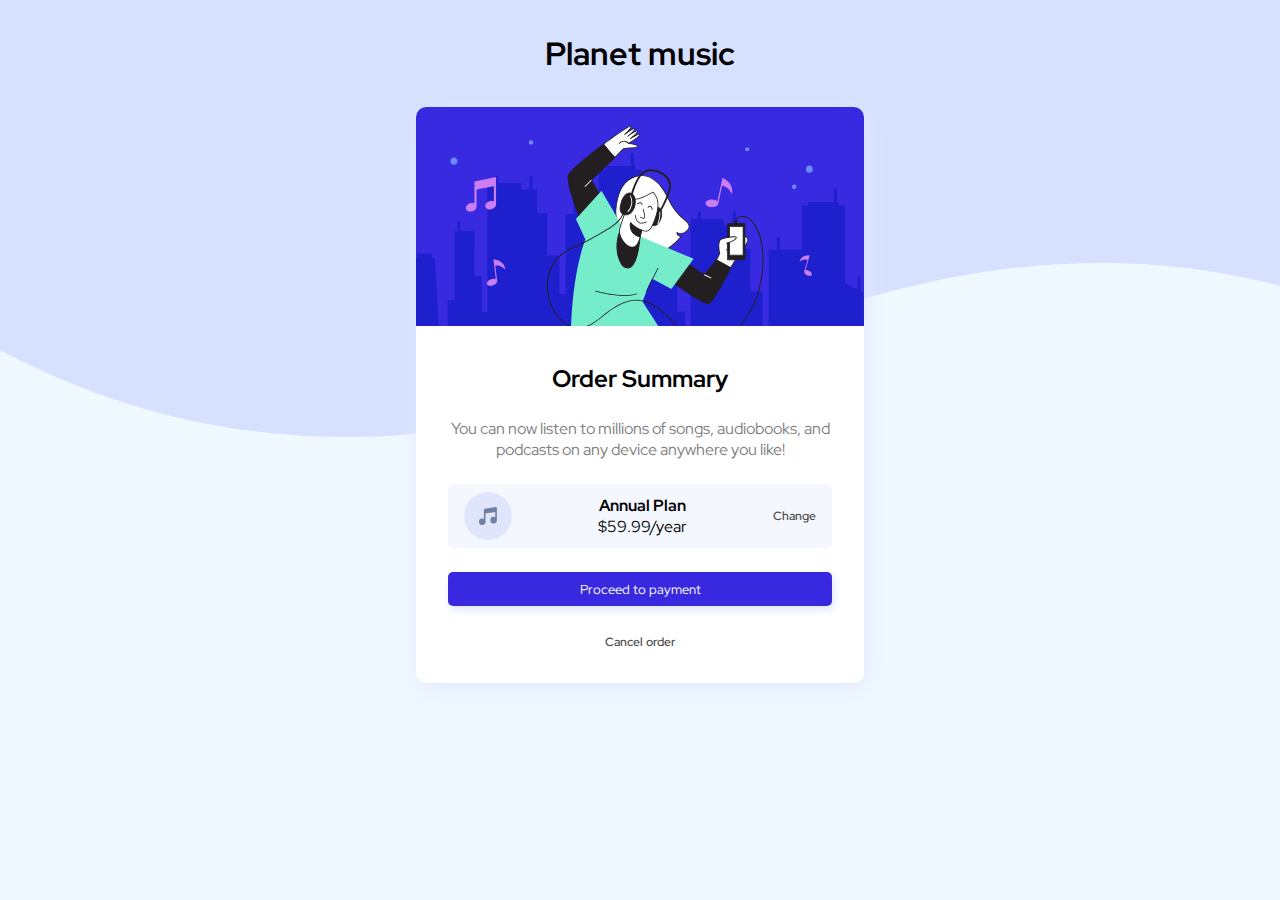
<file: basic/index.html>
<!DOCTYPE html>
<html lang="en">
  <head>
    <meta charset="UTF-8" />
    <meta http-equiv="X-UA-Compatible" content="IE=edge" />
    <meta name="viewport" content="width=device-width, initial-scale=1.0" />
    <title>My title</title>
    <link rel="preconnect" href="https://fonts.googleapis.com" />
    <link rel="preconnect" href="https://fonts.gstatic.com" crossorigin />
    <link
      href="https://fonts.googleapis.com/css2?family=Red+Hat+Display:wght@500;600;700;900&display=swap"
      rel="stylesheet"
    />
    <link rel="stylesheet" href="style.css" />
  </head>
  <body>
    <section>
      <header>
        <h1 id="title">Planet music</h1>
      </header>
      <main>
        <div id="card">
          <!-- Falta agregar el source de la imagen en los atributos-->
          <img
            src="./assets/illustration-hero.svg"
            alt="Person who is listening music"
          />
          <div id="container">
            <h2 class="mb">Order Summary</h2>
            <p class="description mb">
              You can now listen to millions of songs, audiobooks, and podcasts
              on any device anywhere you like!
            </p>
            <div class="details mb">
              <img src="./assets/icon-music.svg" alt="music" />
              <div>
                <strong> Annual Plan </strong>
                <p>$59.99/year</p>
              </div>
              <a href="#container" class="link">Change</a>
            </div>
            <button>Proceed to payment</button>
            <a href="https://www.pokemon.com/us/" target="_blank" class="link"
              >Cancel order</a
            >
          </div>
        </div>
      </main>
    </section>
  </body>
</html>
</file>
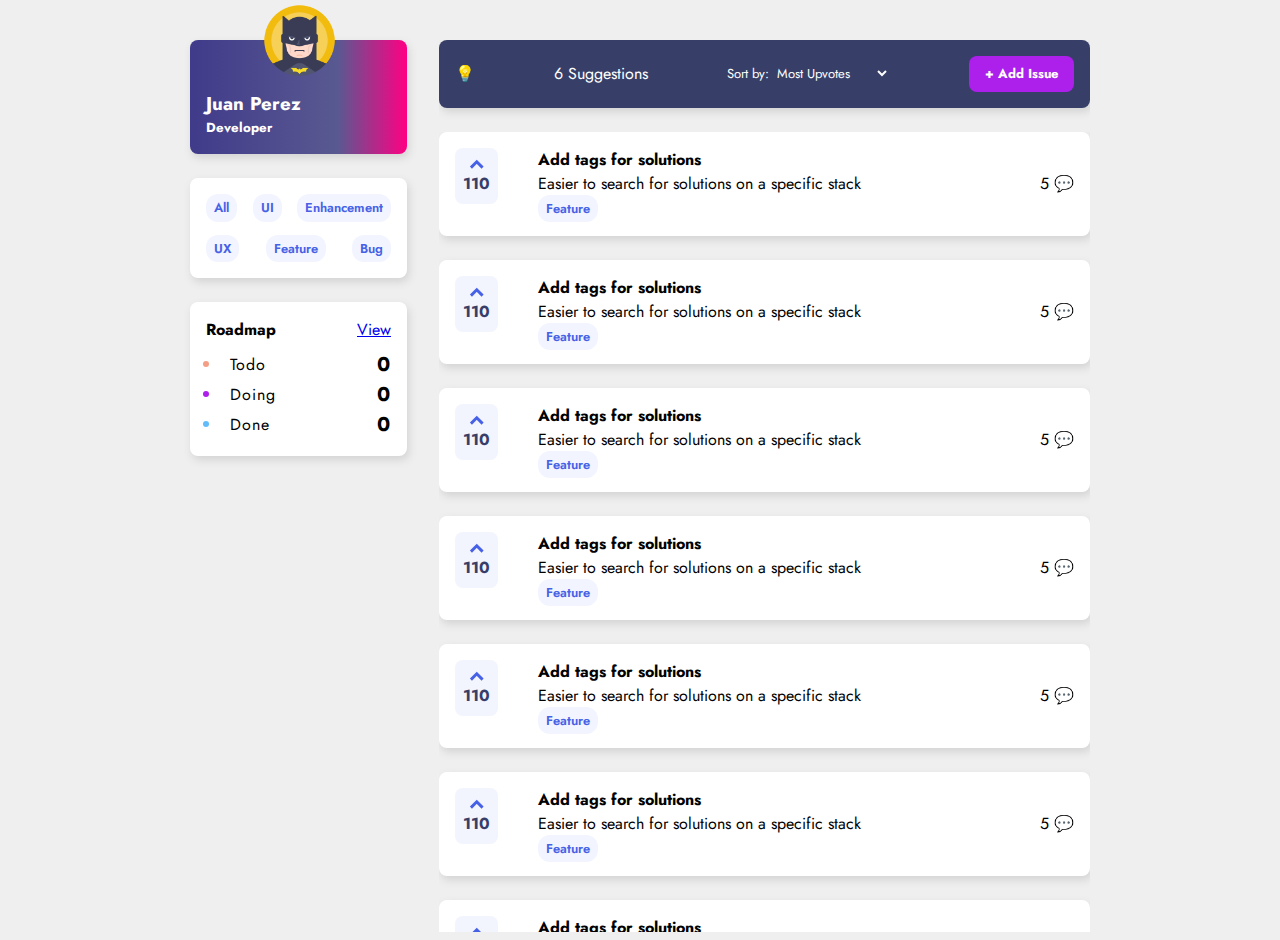
<file: intermediate/index.html>
<!DOCTYPE html>
<html lang="en">

<head>
  <meta charset="UTF-8">
  <meta http-equiv="X-UA-Compatible" content="IE=edge">
  <meta name="viewport" content="width=device-width, initial-scale=1.0">
  <link rel="shortcut icon" href="./assets/favicon.ico" type="image/x-icon">
  <!-- FONT FAMILY-->
  <link rel="preconnect" href="https://fonts.googleapis.com">
  <link rel="preconnect" href="https://fonts.gstatic.com" crossorigin>
  <link href="https://fonts.googleapis.com/css2?family=Jost:wght@300;400;500;600;700&display=swap" rel="stylesheet">
  <link rel="stylesheet" href="home.css">
  <title>Awesome web page</title>
  <!-- SCRIPTS -->
  <script src="./assets/home.js"></script>
</head>

<body class="container home-layout">
  <!-- PAGE HEADER-->
  <header class="home-layout-header">
    <!-- PROFILE BOX -->
    <aside id="profile-box" class="box">
      <img src="./assets/avatar4.png" alt="avatar">
      <h3>Juan Perez</h3>
      <h5>Developer</h5>
    </aside>
    <!-- TAGS BOX -->
    <aside class="box" id="tag-box">
      <span class="tag">All</span>
    </aside>
    <!-- ROAD MAP BOX-->
    <aside class="box" id="roadmap-box">
      <nav class="flex-row-spb-center ">
        <h4>Roadmap</h4>
        <a href="./roadmap.html">View</a>
      </nav>
      <ul>
        <li>
          <div class="flex-row-spb-center ">Todo <span>0</span></div>
        </li>
        <li>
          <div class="flex-row-spb-center ">Doing <span>0</span></div>
        </li>
        <li>
          <div class="flex-row-spb-center ">Done <span>0</span></div>
        </li>
      </ul>
    </aside>
  </header>
  <!-- MAIN CONTENT -->
  <main class="home-layout-content">
    <!-- ISSUES NAV -->
    <nav class="box flex-row-spb-center issues-nav-header">
      <span>💡</span>
      <span>6 Suggestions</span>
      <label for="category" class="text-sm">
        Sort by:
        <select name="category" id="category">
          <option value="0">Most Upvotes</option>
          <option value="1">Most Recent</option>
          <option value="2">Most Commented</option>
        </select>
      </label>
      <a href="./new-issue.html" class="button button-primary text-sm">+ Add Issue</a>
    </nav>
    <!-- ISSUES LIST-->
    <section class="issues-list-container ">
      <article class="box issue">
        <span class="votes-tile">
          <img src="./assets/up-arrow.svg" alt="up">
          <span>110</span>
        </span>
        <div>
          <h4>Add tags for solutions</h4>
          <p>Easier to search for solutions on a specific stack</p>
          <span class="tag">Feature</span>
        </div>
        <span class="comments">5 💬</span>
      </article>
    </section>
  </main>
</body>

</html>
</file>
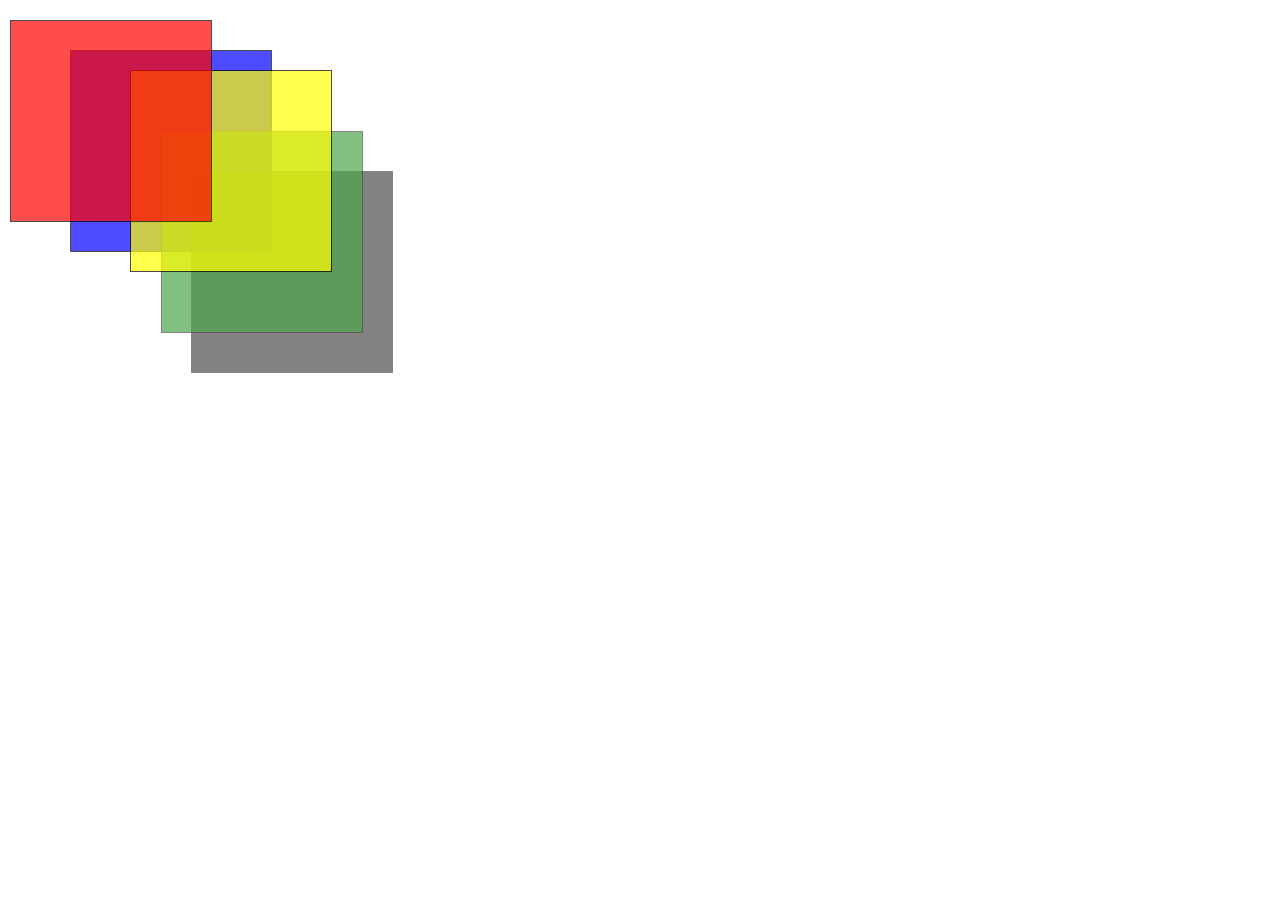
<file: stacking-context/index.html>
<!DOCTYPE html>
<html>

<head>
  <style>
    .box {
      width: 200px;
      height: 200px;
      border: 1px solid black;
      opacity: 0.7;
      position: absolute;
    }

    .one {
      background-color: red;
      z-index: 5;
      top: 20px;
      left: 10px;
    }

    .two {
      background-color: blue;
      z-index: 1;
      top: 50px;
      left: 70px;
    }

    .three {
      background-color: yellow;
      z-index: 2;
      top: 70px;
      left: 130px;
    }

    .four {
      background-color: green;
      top: 80px;
      left: 90px;
      z-index: 11;
    }

    .five {
      background-color: black;
      top: 120px;
      left: 120px;
      z-index: 10;
    }
  </style>
</head>

<body>
  <div class="box one"></div>
  <div class="box two">
    <div class="box four"> </div>
    <div class="box five"> </div>
  </div>
  <div class="box three"></div>
</body>

</html>
</file>
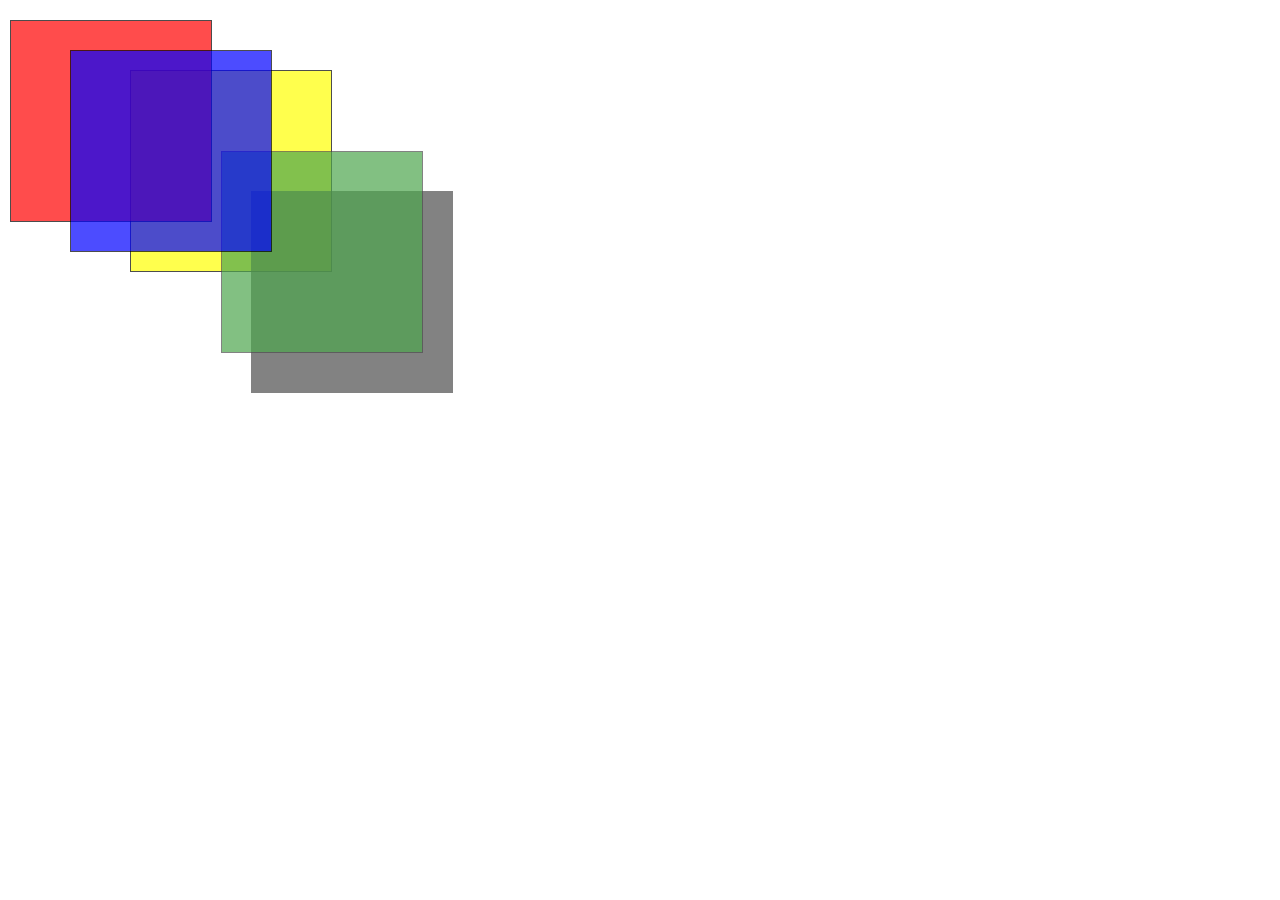
<file: stacking/index.html>
<!DOCTYPE html>
<html>

<head>
  <style>
    .box {
      width: 200px;
      height: 200px;
      border: 1px solid black;
      opacity: 0.7;
      position: absolute;
    }

    .one {
      background-color: red;
      z-index: 3;
      top: 20px;
      left: 10px;
    }

    .two {
      background-color: blue;
      z-index: 4;
      top: 50px;
      left: 70px;
    }

    .three {
      background-color: yellow;
      z-index: 1;
      top: 70px;
      left: 130px;
    }

    .four {
      background-color: green;
      top: 80px;
      left: 90px;
      z-index: 9999;
    }

    .five {
      background-color: black;
      top: 120px;
      left: 120px;
      z-index: 10;
    }
  </style>
</head>

<body>

  <div class="box one">
  </div>
  <div class="box two">
  </div>
  <div class="box three">
    <div class="box four"></div>
    <div class="box five"></div>
  </div>

</body>

</html>
</file>
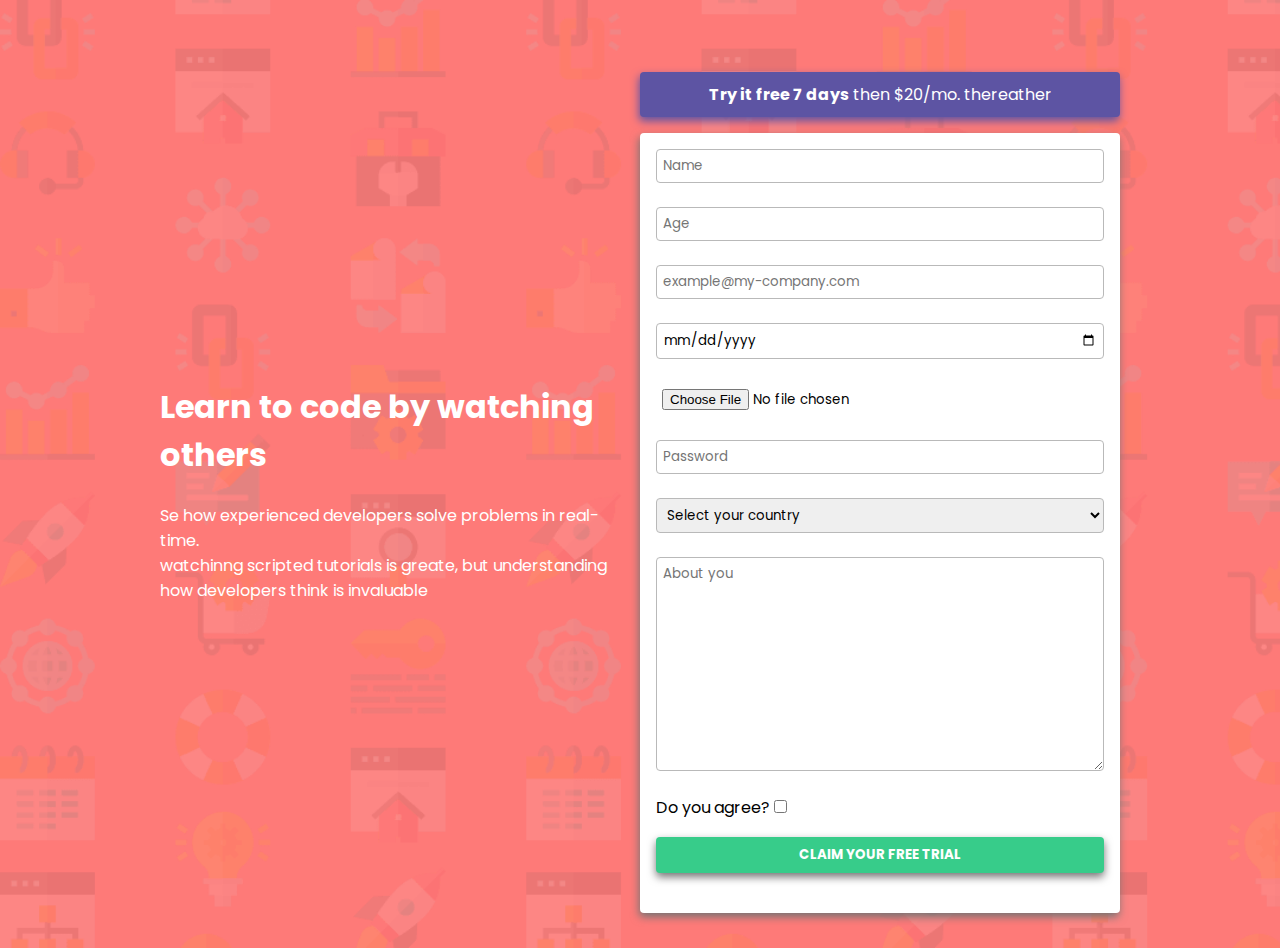
<file: basic++/form/index.html>
<!DOCTYPE html>
<html lang="en">

<head>
  <meta charset="UTF-8" />
  <meta http-equiv="X-UA-Compatible" content="IE=edge" />
  <meta name="viewport" content="width=device-width, initial-scale=1.0" />
  <link rel="preconnect" href="https://fonts.googleapis.com" />
  <link rel="preconnect" href="https://fonts.gstatic.com" crossorigin />
  <link href="https://fonts.googleapis.com/css2?family=Poppins:wght@400;700&display=swap" rel="stylesheet" />
  <link rel="stylesheet" href="style.css">
  <title>Form</title>
</head>

<body>
  <main>
    <aside>
      <h1>Learn to code by watching others</h1>
      <p>Se how experienced developers solve problems in real-time.</p>
      <p>
        watchinng scripted tutorials is greate, but understanding how
        developers think is invaluable
      </p>
    </aside>
    <section>
      <p class="callout">
        <strong>Try it free 7 days</strong> then $20/mo. thereather
      </p>
      <form action="http://any-url.com/register.php" method="POST">
        <input type="text" name="name" id="name" placeholder="Name" required>
        <input type="number" name="age" id="age" step="1" max="99" min="18" placeholder="Age" required>
        <input type="email" name="email" id="email" placeholder="example@my-company.com" required>
        <input type="date" name="birthday" id="birthday">
        <input type="file" name="avatar" id="avatar">
        <input type="password" name="password" id="password" placeholder="Password">
        <select name="country" id="country">
          <option value="">Select your country</option>
          <option value="MX">Mexico</option>
          <option value="US">United States</option>
          <option value="JP">Japan</option>
        </select>
        <textarea name="brief" id="brief" cols="30" rows="10" placeholder="About you"></textarea>
        <label for="agree">
          Do you agree?
          <input type="checkbox" name="agree" id="agree">
        </label>
        <input type="submit" value="Claim your free trial">
      </form>
    </section>
  </main>
</body>

</html>
</file>
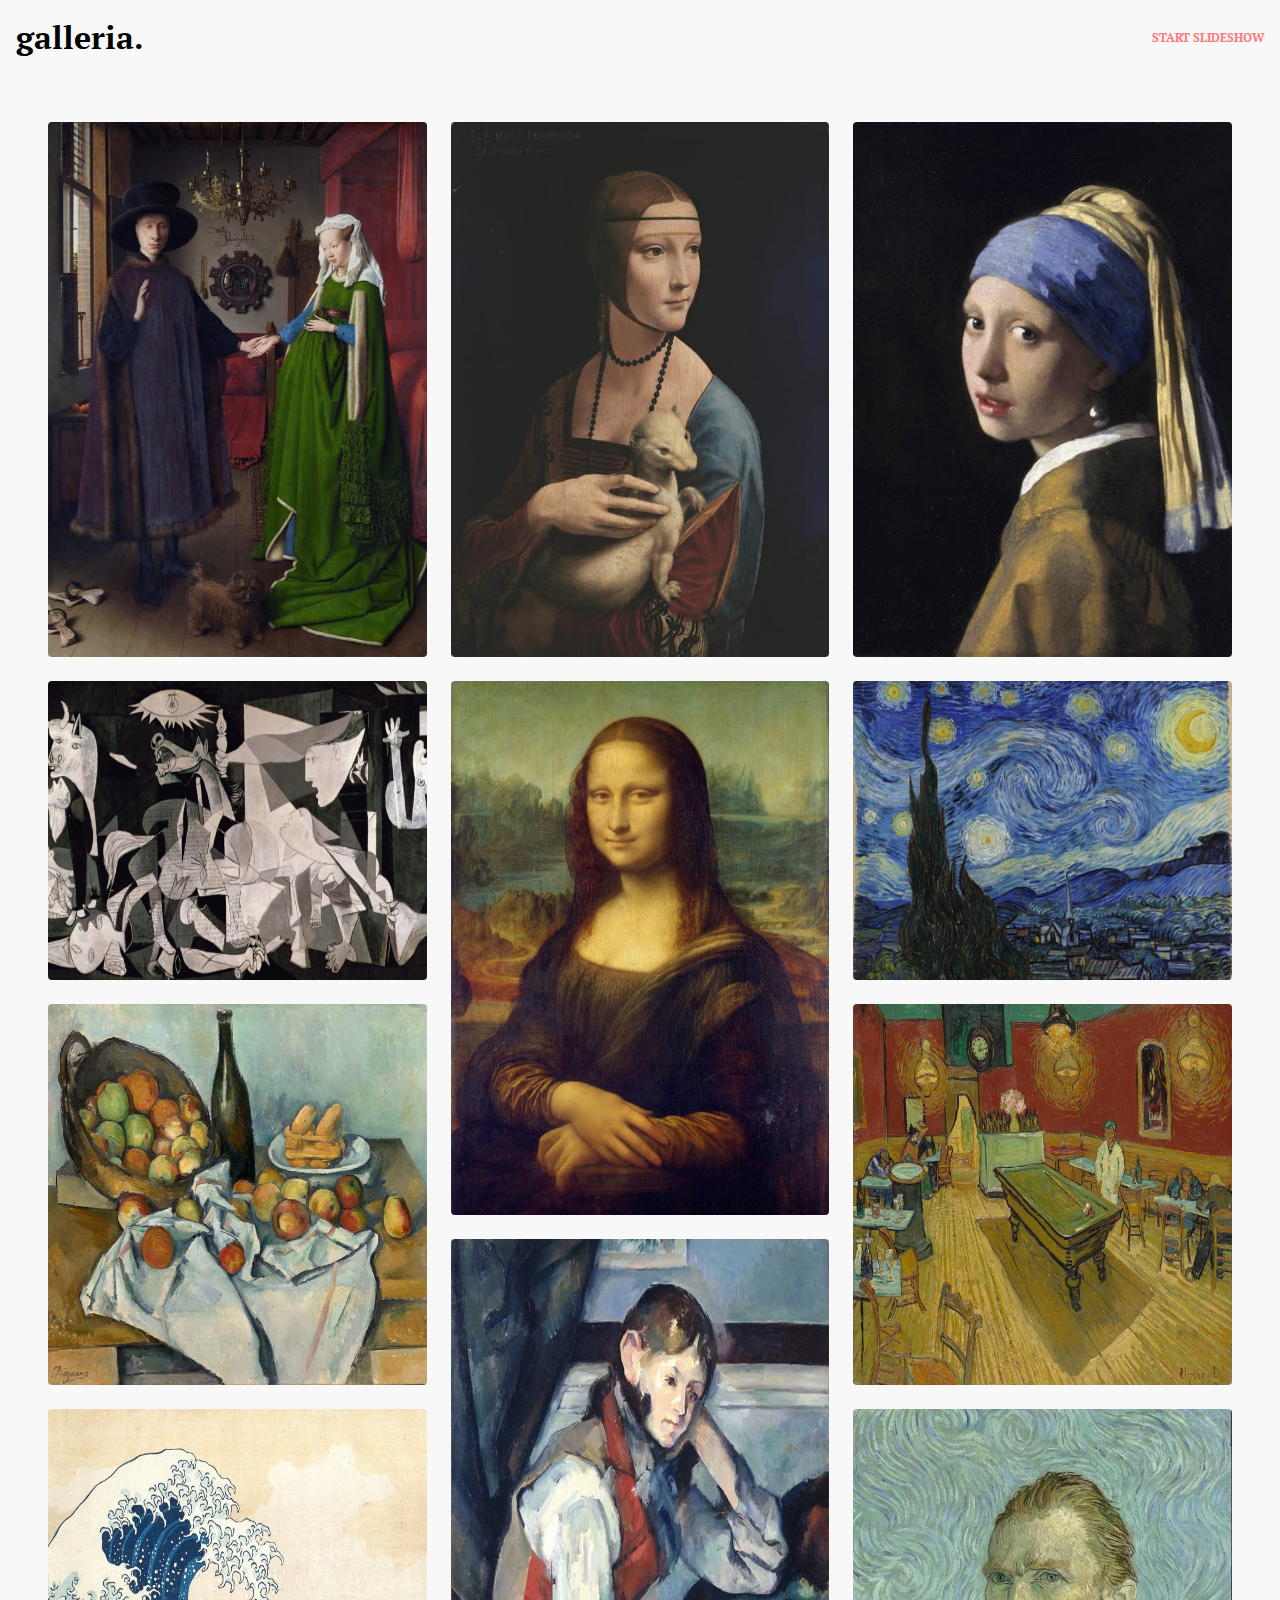
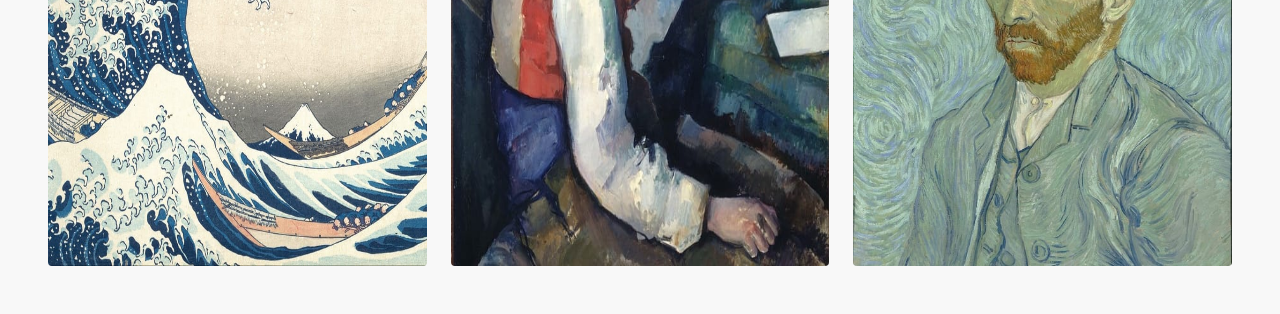
<file: basic++/gridbox/index.html>
<!DOCTYPE html>
<html lang="en">

<head>
  <meta charset="UTF-8">
  <meta http-equiv="X-UA-Compatible" content="IE=edge">
  <meta name="viewport" content="width=device-width, initial-scale=1.0">
  <title>Art gallery</title>
  <link rel="preconnect" href="https://fonts.googleapis.com">
  <link rel="preconnect" href="https://fonts.gstatic.com" crossorigin>
  <link href="https://fonts.googleapis.com/css2?family=PT+Serif:ital,wght@0,400;0,700;1,400&display=swap"
    rel="stylesheet">
  <link rel="stylesheet" href="style.css">
</head>

<body>
  <header>
    <h1>galleria.</h1>
    <span>start slideshow</span>
  </header>
  <main>
    <!-- ARNOLFI PORTRAIT-->
    <div class="thumbnail">
      <img src="./assets/arnolfi-portrait.jpg" alt="Arnolfi portrait">
      <article class="details">
        <h3>
          The Arnolfini Portrait
        </h3>
        <h5>Jan vab Eyck</h5>
        <p>
          It forms a full-length double portrait, believed to depict the Italian merchant Giovanni di Nicolao Arnolfini
          and his wife, presumably in their residence at the Flemish city of Bruges.
        </p>
      </article>
    </div>
    <!-- LADY WITH THE ERMINE-->
    <div class="thumbnail">
      <img src="./assets/girl-with-ermine.jpg" alt="Lady with the ermine">
      <article class="details">
        <h3>
          Lady with an Ermine
        </h3>
        <h5>Leonardo Da Vinci</h5>
        <p>
          The Princes Czartoryski Collection, including the Lady with an Ermine, was sold for €100 million on 29
          December 2016 to
          the Polish governmen.
        </p>
      </article>
    </div>
    <!--GIRL WITH PEARL-->
    <div class="thumbnail">
      <img src="./assets/girl-with-pearl.jpg" alt="Girl with a Pearl Earring">
      <article class="details">
        <h3>
          Girl with a Pearl Earring
        </h3>
        <h5>Johanes Veerner</h5>
        <p>
          The painting is a tronie, the Dutch 17th-century description of a 'head' that was not meant to be a portrait.
        </p>
      </article>
    </div>
    <!-- GUERNICA -->
    <div class="thumbnail">
      <img src="./assets/guernica.jpg" alt="Guernica (Picasso)">
      <article class="details">
        <h3>
          Guernica (Picasso)
        </h3>
        <h5>Pablo Picasso</h5>
        <p>
          Its a large 1937 oil painting on canvas by Spanish artist Pablo Picasso.[1][2] It is one of his best-known
          works, regarded
          by many art critics
        </p>
      </article>
    </div>
    <!--MONALISA-->
    <div class="thumbnail">
      <img src="./assets/monalisa.jpg" alt="Monalisa">
      <article class="details">
        <h3>
          Monalisa
        </h3>
        <h5>Leonardo Da Vinci</h5>
        <p>
          Considered an archetypal masterpiece of the Italian Renaissance,[4][5] it has been described as "the best
          known, the
          most visited, the most written about, the most sung about, the most parodied work of art in the world"
        </p>
      </article>
    </div>
    <!--THE STARRY NIGHT-->
    <div class="thumbnail">
      <img src="./assets/starry-night.jpg" alt="The Starry Night">
      <article class="details">
        <h3>
          The Starry Night
        </h3>
        <h5>Vincent van Gogh</h5>
        <p>
          It depicts the view from the east-facing window of his asylum room at Saint-Rémy-de-Provence, just before
          sunrise, with
          the addition of an imaginary village.[
        </p>
      </article>
    </div>
    <!-- THE BASKET OF APPLES -->
    <div class="thumbnail">
      <img src="./assets/the-basket-of-apples.jpg" alt="The basket of apples">
      <article class="details">
        <h3>
          The basket of apples
        </h3>
        <h5>Paul Cézanne</h5>
        <p>
          The painting rejected realistic representation in favour of distorting objects to create multiple
          perspectives.
          This
          approach eventually influenced other art movements, including Fauvism and Cubism.
        </p>
      </article>
    </div>
    <!-- THE BOY IN THE RED VEST-->
    <div class="thumbnail">
      <img src="./assets/the-boy-in-red.jpg" alt="The Boy in the Red Vest">
      <article class="details">
        <h3>
          The Boy in the Red Vest
        </h3>
        <h5>Paul Cézanne</h5>
        <p>
          It is a painting (Venturi 681) by Paul Cézanne, painted in 1889 or 1890.[2] It is a fine example of Cézanne's
          skilled,
          nuanced, and innovative mature work after 1880.
        </p>
      </article>
    </div>
    <!--THE NIGHT CAFE-->
    <div class="thumbnail">
      <img src="./assets/the-night-cafe.jpg" alt="The Night Café">
      <article class="details">
        <h3>
          The Night Café
        </h3>
        <h5>Vincent van Gogh</h5>
        <p>
          The interior depicted is the Café de la Gare, 30 Place Lamartine, run by Joseph-Michel Ginoux and his wife
          Marie, who in
          November 1888 posed for Van Gogh's and Gauguin's Arlésienne;
        </p>
      </article>
    </div>
    <!-- THE GREAT WAVE OF KANAGAWA-->
    <div class="thumbnail">
      <img src="./assets/the-great-wave-of-kangawa.jpg" alt="The great wave of kanagawa">
      <article class="details">
        <h3>
          The great wave of kanagawa
        </h3>
        <h5>Katsushika Hokusai</h5>
        <p>
          he image depicts an enormous wave threatening three boats off the coast in the Sagami Bay (Kanagawa
          Prefecture) while
          Mount Fuji rises in the background.
        </p>
      </article>
    </div>
    <!-- VAN GOGH SELF PORTRAIT-->
    <div class="thumbnail">
      <img src="./assets/vangogh-self-portrait.jpg" alt="Van Gogh Self portrait">
      <article class="details">
        <h3>
          Van Gogh Self portrait
        </h3>
        <h5>Vincent Van Gogh</h5>
        <p>
          Vincent van Gogh, Self-portrait without beard, end September 1889, (F 525), Oil on canvas, 40 × 31 cm.,
          Private
          collection. This may have been Van Gogh's last self-portrait. Given as a birthday gift to his mother.[8]
        </p>
      </article>
    </div>

  </main>
</body>

</html>
</file>
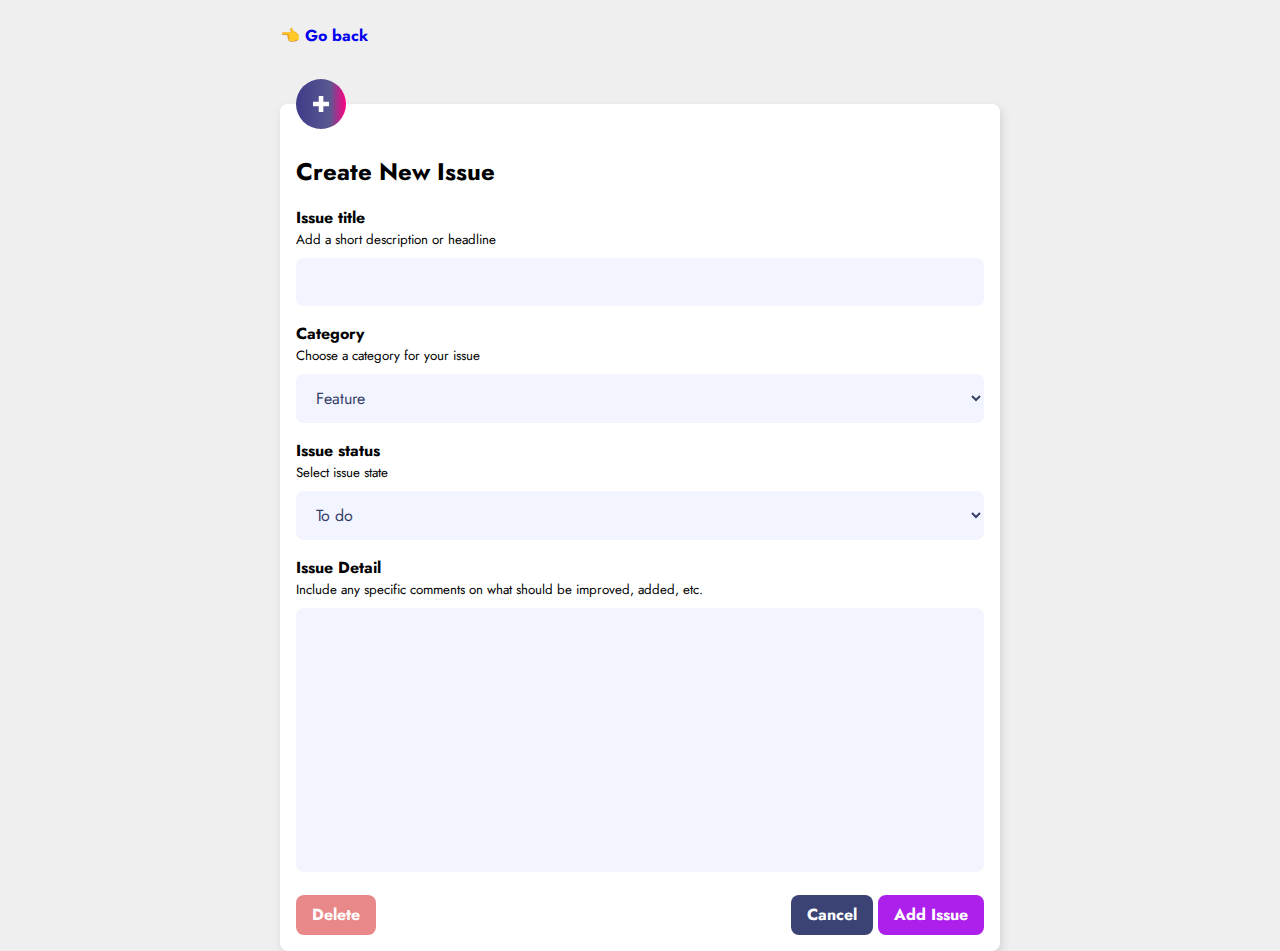
<file: intermediate/new-issue.html>
<!DOCTYPE html>
<html lang="en">

<head>
  <meta charset="UTF-8">
  <meta http-equiv="X-UA-Compatible" content="IE=edge">
  <meta name="viewport" content="width=device-width, initial-scale=1.0">
  <!-- FAVICON -->
  <link rel="icon" type="image/x-icon" href="./assets/favicon.ico">
  <!-- FONT FAMILY-->
  <link rel="preconnect" href="https://fonts.googleapis.com">
  <link rel="preconnect" href="https://fonts.gstatic.com" crossorigin>
  <link href="https://fonts.googleapis.com/css2?family=Jost:wght@300;400;500;600;700&display=swap" rel="stylesheet">
  <!-- CUSTOM STYLES -->
  <link rel="stylesheet" href="new-issue.css">
  <title>Awesome page</title>
</head>

<body class="issue-form-layout">
  <header>
    <a href="./index.html" class="goback">👈 Go back</a>
  </header>
  <main>
    <form class="box" id="new-issue-form">
      <div class="icon flex-row-center">
        <img src="./assets/plus.svg" alt="add">
      </div>

      <h2>Create New Issue</h2>
      <div class="group">
        <h4>Issue title</h4>
        <small class="form-row">Add a short description or headline</small>
        <input type="text" name="title" class="control">
      </div>
      <div class="group">
        <h4>Category</h4>
        <small class="form-row">Choose a category for your issue</small>
        <select name="category" class="control">
          <option value="feature">Feature</option>
          <option value="ui">UI</option>
          <option value="ux">UX</option>
          <option value="Enhancement">Enhancement</option>
          <option value="bug">Bug</option>
        </select>
      </div>
      <div class="group">
        <h4>Issue status</h4>
        <small class="form-row">Select issue state</small>
        <select name="status" class="control">
          <option value="todo">To do</option>
          <option value="doing">Doing</option>
          <option value="Done">Done</option>
        </select>
      </div>

      <div class="group">
        <h4>Issue Detail</h4>
        <small class="form-row">Include any specific comments on what should be improved, added, etc.</small>
        <textarea name="detail" cols="30" rows="10" class="control"></textarea>
      </div>

      <div class="group flex-row-spb-center">
        <button class="button button-danger">Delete</button>
        <div>
          <button class="button button-secondary">Cancel</button>
          <button class="button button-primary">Add Issue</button>
        </div>
      </div>
    </form>

  </main>
</body>

</html>
</file>
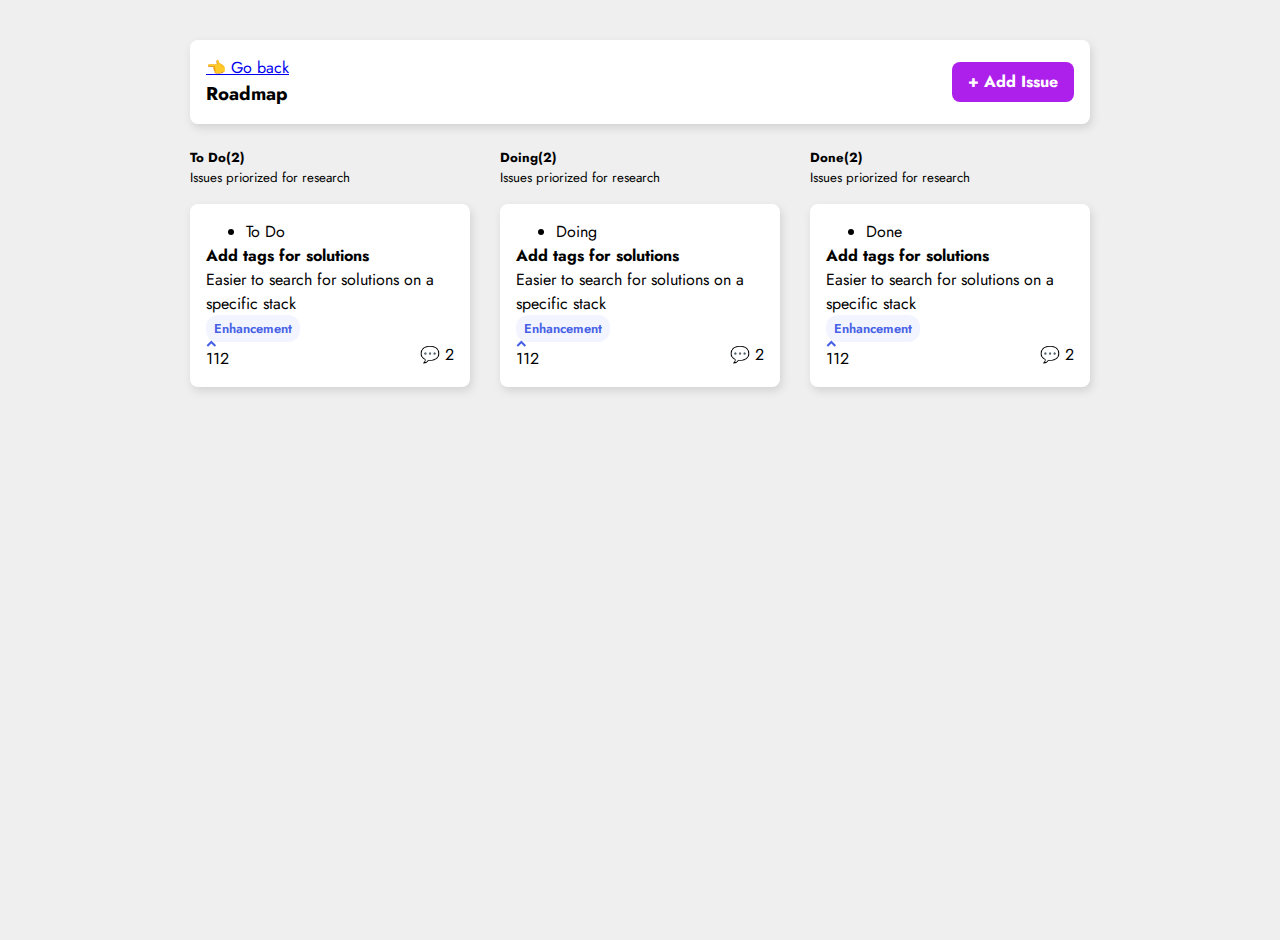
<file: intermediate/roadmap.html>
<!DOCTYPE html>
<html lang="en">

<head>
  <meta charset="UTF-8">
  <meta http-equiv="X-UA-Compatible" content="IE=edge">
  <meta name="viewport" content="width=device-width, initial-scale=1.0">
  <!-- FAVICON -->
  <link rel="icon" type="image/x-icon" href="./assets/favicon.ico">
  <!-- FONT FAMILY-->
  <link rel="preconnect" href="https://fonts.googleapis.com">
  <link rel="preconnect" href="https://fonts.gstatic.com" crossorigin>
  <link href="https://fonts.googleapis.com/css2?family=Jost:wght@300;400;500;600;700&display=swap" rel="stylesheet">
  <!-- CUSTOM STYLES -->
  <link rel="stylesheet" href="roadmap.css">
  <title>Awesome page</title>
</head>

<body class="roadmap-container">
  <header class="box flex-row-spb-center">
    <div>
      <a href="./index.html">👈 Go back</a>
      <h3>Roadmap</h3>
    </div>
    <a href="./new-issue.html" class="button button-primary">+ Add Issue</a>
  </header>
  <main class="issues-tiles-layout">
    <section class="issues-column">
      <h5>To Do(2)</h5>
      <small>Issues priorized for research</small>
      <article class="box">
        <ul>
          <li>To Do</li>
        </ul>
        <h4>Add tags for solutions</h4>
        <p>Easier to search for solutions on a specific stack</p>
        <span class="tag">Enhancement</span>
        <div class="flex-row-spb-center">
          <span>
            <img src="./assets/up-arrow.svg" alt="up">
            <span>112</span>
          </span>
          <span>
            💬 2
          </span>
        </div>
      </article>
    </section>
    <section class="issues-column">
      <h5>Doing(2)</h5>
      <small>Issues priorized for research</small>
      <article class="box">
        <ul>
          <li>Doing</li>
        </ul>
        <h4>Add tags for solutions</h4>
        <p>Easier to search for solutions on a specific stack</p>
        <span class="tag">Enhancement</span>
        <div class="flex-row-spb-center">
          <span>
            <img src="./assets/up-arrow.svg" alt="up">
            <span>112</span>
          </span>
          <span>
            💬 2
          </span>
        </div>
      </article>
    </section>
    <section class="issues-column">
      <h5>Done(2)</h5>
      <small>Issues priorized for research</small>
      <article class="box">
        <ul>
          <li>Done</li>
        </ul>
        <h4>Add tags for solutions</h4>
        <p>Easier to search for solutions on a specific stack</p>
        <span class="tag">Enhancement</span>
        <div class="flex-row-spb-center">
          <span>
            <img src="./assets/up-arrow.svg" alt="up">
            <span>112</span>
          </span>
          <span>
            💬 2
          </span>
        </div>
      </article>
    </section>
  </main>
</body>

</html>
</file>
<file: basic/style.css>
* {
  margin: 0;
  padding: 0;
  font-family: 'Red Hat Display', sans-serif;
}

body {
  background-image: url("./assets/pattern-background-desktop.svg");
  background-repeat: no-repeat;
  background-color: aliceblue;
}

h1 {
  margin: 32px 0;
  text-align: center;
}

#card {
  background-color: white;
  width: 35%;
  min-width: 350px;
  max-width: 450px;
  margin: 0 auto;
  border-radius: 10px;
  box-shadow: 2px 4px 24px #e0e8ff;
  overflow: hidden;
}

#card > img {
  width: 100%;
  /*border-radius: 10px 10px 0 0;*/
}

#container {
  text-align: center;
  padding: 32px;
}

.description {
  font-size: 16px;
  color: grey;
}

.mb {
  margin-bottom: 24px;
}

.details {
  display: flex;
  justify-content: space-between;
  align-items: center;
  background-color: #f5f7ff;
  padding: 8px 16px;
  border-radius: 5px;
}

.link {
  text-decoration: none;
  font-size: 12px;
  color: #4f4f4f;
  font-weight: 600;
}

.link:hover {
  color: #3829e0;
}

button {
  display: block;
  width: 100%;
  padding: 8px;
  border: none;
  background-color: #3829e0;
  color: white;
  border-radius: 5px;
  box-shadow: 2px 4px 8px #e0e8ff;
  margin-bottom: 24px;
}
</file>
<file: intermediate/home.css>
@import "./style.css";

/*** HOME ***/
.container {
  margin: calc(var(--space-unit) * 5) auto 0;
  max-width: 900px;
}

.home-layout {
  display: grid;
  grid-template-columns: 3fr 9fr;
  column-gap: calc(var(--space-unit) * 4);
}

.home-layout .home-layout-content {
  height: 100%;
  overflow-y: hidden;
}

#profile-box {
  background-image: var(--main-gradiente);
  color: white;
  padding-top: 50px;
  position: relative;
}

#profile-box>img {
  max-width: 75px;
  position: absolute;
  top: -37px;
  left: calc(50% - 37px);
  border-radius: 100%;
}

#tag-box {
  display: flex;
  flex-wrap: wrap;
  align-content: space-between;
  justify-content: space-between;
  height: 100px;
}

#roadmap-box ul {
  padding-inline-start: calc(var(--space-unit) * 2);
  margin-top: calc(var(--space-unit) * 1);
}

#roadmap-box ul>li {
  padding-left: calc(var(--space-unit) * 1);
  letter-spacing: 1px;
  font-size: var(--text-default);
}

#roadmap-box ul>li span {
  font-weight: bold;
  font-size: var(--text-lg);
}

#roadmap-box ul>li::marker {
  font-size: 18px;
}

#roadmap-box ul>li:nth-child(1)::marker {
  color: var(--todo-color);
}

#roadmap-box ul>li:nth-child(2)::marker {
  color: var(--doing-color);
}

#roadmap-box ul>li:nth-child(3)::marker {
  color: var(--done-color);
}

.issues-nav-header {
  background-color: var(--dark-color);
  color: white;
}

.issues-nav-header select {
  background-color: var(--dark-color);
  border: none;
  color: white;
  cursor: pointer;
}

.issues-nav-header select:focus {
  border: none;
  outline: none;
}

.issues-list-container {
  margin-top: calc(var(--space-unit) * 3);
  height: calc(100% - 100px);
  overflow-y: auto;
}

.votes-tile {
  background-color: #F2F4FE;
  padding: calc(var(--space-unit) * 1);
  border-radius: 8px;
  color: var(--dark-color);
  font-weight: bold;
  display: inline-flex;
  flex-direction: column;
  align-items: center;
  cursor: pointer;
}

.votes-tile img {
  width: 16px;
  height: 16px;
}

.issue {
  display: flex;
  column-gap: calc(var(--space-unit) * 5);
  align-items: flex-start;
}

.issue .comments {
  justify-content: end;
  margin-left: auto;
  align-self: center;
}
</file>
<file: basic++/form/style.css>
* {
  margin: 0;
  padding: 0;
  font-family: "Poppins", sans-serif;
}

body {
  background-image: url("./assets/bg-intro-desktop.png");
  background-repeat: no-repeat;
  background-size: cover;
  background-color: #fe7a78;
  height: 100vh;
  width: 100vw;
}

aside {
  color: white;
}

aside h1 {
  font-size: 32px;
  margin-bottom: 24px;
}

.callout {
  background-color: #5d54a3;
  color: white;
  padding: 10px;
  box-shadow: -1px 4px 8px #5d54a3;
  text-align: center;
  border-radius: 4px;
}

form {
  background-color: white;
  margin-top: 16px;
  padding: 16px;
  box-shadow: -1px 4px 8px #747474;
  border-radius: 4px;
}

input,
textarea,
select {
  border: 1px solid #b9b9b9;
  padding: 6px;
  border-radius: 4px;
  width: 100%;
  display: block;
  margin-bottom: 24px;
  box-sizing: border-box;
}

input[type="file"] {
  border: none;
}

input[type="submit"] {
  background-color: #37cc8a;
  padding: 8px;
  border-radius: 4px;
  border: none;
  text-transform: uppercase;
  box-shadow: 0px 4px 8px #747474;
  color: white;
  font-weight: bold;
  cursor: pointer;
}

input[type="checkbox"] {
  width: auto;
  display: initial;
}

input[type="submit"]:hover {
  background-color: #35c483;
}

input:focus,
select:focus,
textarea:focus {
  outline: 2px solid #9999fa;
  border: none;
}

input:invalid {
  outline-color: red;
}

main {
  display: flex;
  gap: 25px;
  padding: 24px;
  margin: 48px auto;
  width: 75%;
  min-width: 850px;
}

main aside {
  display: flex;
  flex-direction: column;
  justify-content: center;
  flex: 1 1 0;
}

main section{
  flex: 1.5 1 0;
  max-width: 480px;
}
</file>
<file: basic++/gridbox/style.css>
* {
  margin: 0;
  padding: 0;
  font-family: 'PT Serif', serif;
}

body {
  background-color: #f8f8f8;
}

header {
  display: flex;
  justify-content: space-between;
  align-items: center;
  padding: 16px;
}

header h1 {
  font-weight: bold;
}

header span {
  color: #fd7878;
  font-weight: 600;
  text-transform: uppercase;
  font-size: 12px;
}

main {
  padding: 48px;
  display: grid;
  grid-template-columns: repeat(3, 1fr);
  /* grid-template-columns: [first] 250px [line2] 150px [line3] 200px [col4-start] 150px [end];
  grid-template-rows: [row1-start] 25% [row1-end] 200px [third-line] auto [last-line]; */
  /* grid-template-columns: 150px 150px 150px 150px;
  grid-template-rows: auto;

  grid-template-areas: "some some item2 item2"
    "item3 item3 item3 item4"
    "item5 item5 item5 item5"; */

  gap: 24px;
}

.thumbnail article {
  background-color: #414141a1;
  color: white;
  padding: 16px;
  position: absolute;
  top: 100%;
  opacity: 0;
  left: 0;
  height: 100%;
  cursor: pointer;
  transition: all 300ms ease-in;
}

.thumbnail:hover article {
  opacity: 1;
  top: 0;
}

.thumbnail article>* {
  margin-bottom: 8px;
}

.thumbnail {
  position: relative;
  border-radius: 4px;
  overflow-y: hidden;
  cursor: pointer;
}

.thumbnail img {
  width: 100%;
  height: 100%;
}

.thumbnail:nth-child(-n+3) {
  grid-row: 1/3;
}

.thumbnail:nth-child(4) {
  grid-row: 3 / 4;
}

.thumbnail:nth-child(5) {
  grid-row: 3 / 5;
}

.thumbnail:nth-child(6) {
  grid-row: 3 / 4;
}

.thumbnail:nth-child(7) {
  grid-row: 4 / 6;
}

.thumbnail:nth-child(8) {
  grid-row: 5 / 7;
}

.thumbnail:nth-child(9) {
  grid-row: 4 / 6;
}

.thumbnail:nth-child(10) {
  grid-row: 6 / 7;
}

.thumbnail:nth-child(11) {
  grid-row: 6 / 7;
}
</file>
<file: intermediate/new-issue.css>
@import "./style.css";

.issue-form-layout {
  display: flex;
  flex-direction: column;
  align-items: flex-start;
  row-gap: calc(var(--space-unit) * 7);
  max-width: 720px;
  margin: calc(var(--space-unit) * 3) auto;
}

.issue-form-layout main {
  width: 100%;
}

.goback {
  font-weight: bold;
  text-decoration: none;
}

#new-issue-form {
  padding-top: 50px;
  position: relative;
}

#new-issue-form .icon {
  background-image: var(--main-gradiente);
  width: 50px;
  height: 50px;
  border-radius: 100%;
  position: absolute;
  top: -25px;
}

.form-row {
  /* display: inline; */
  /* flex, grid, inline, block, inline-block, inline-flex , inline-grid*/
  /* display: inline-block; */
  display: block;
  margin-bottom: calc(var(--space-unit) * 1);
}

#new-issue-form .control {
  width: 100%;
  color: var(--dark-color);
  background-color: var(--bg-tag-color);
  border: none;
  transition: all 100ms ease-in-out;
  padding: calc(var(--space-unit) * 1.5) calc(var(--space-unit) * 2);
  border-radius: 8px;
}

#new-issue-form .control:focus {
  outline: 1px solid var(--link-color);
}

textarea.control {
  resize: none;
}

#new-issue-form .group {
  margin-top: calc(var(--space-unit) * 2);
}
</file>
<file: intermediate/roadmap.css>
@import './style.css';

.roadmap-container {
  margin: calc(var(--space-unit) * 5) auto 0;
  max-width: 900px;
}

.issues-tiles-layout {
  display: grid;
  grid-template-columns: repeat(3, 1fr);
  column-gap: 30px;
}

.roadmap-container main {
  margin-top: calc(var(--space-unit) * 3);
}

.roadmap-container main .issues-column>small {
  display: block;
  margin-bottom: calc(var(--space-unit) * 2);
}
</file>
